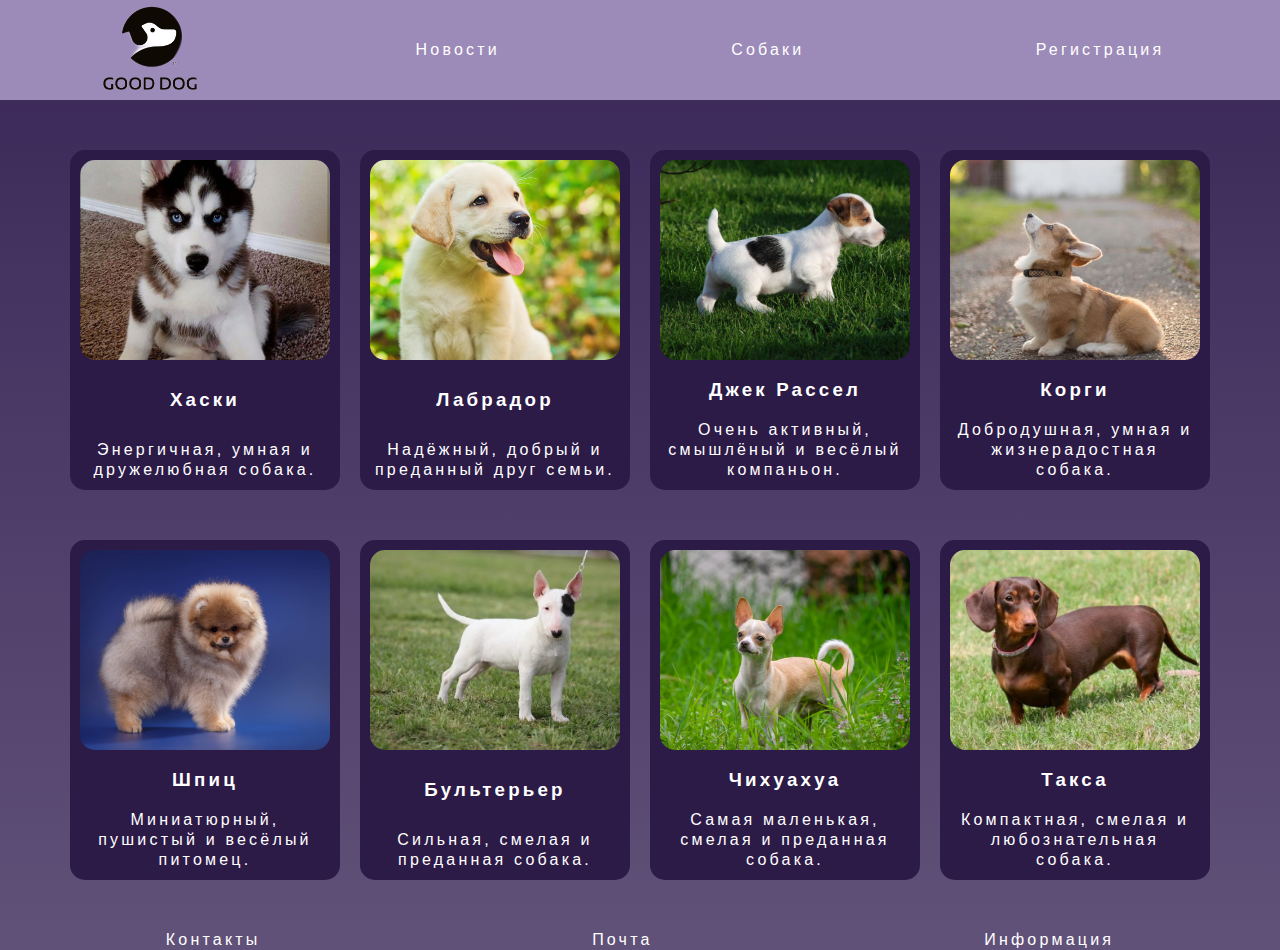
<file: index.html>
<!DOCTYPE html>
<html lang="en">
<head>
    <link rel="stylesheet" href="style.css">
    <meta charset="UTF-8">
    <meta name="viewport" content="width=device-width, initial-scale=1.0">
    <title>Dogs</title>
</head>
<body>
     <header class="header">
         <img class="logo"src="images/dog.png">
        <nav>
            <ul>
    <li class="menu__item">
        <a href="news.html">Новости</a>
    </li>
    <li class="menu__item">
        <a href="index.html">Собаки</a>
    </li>
    <li class="menu__item">
        <a href="registr.html">Регистрация</a>
    </li>
</ul>
    </nav> 
    </header>

<div class="cards">
  <div class="card">
    <img src="images/husky.jpg" alt="Хаски">
    <h3>Хаски</h3>
    <p>Энергичная, умная и дружелюбная собака.</p>
  </div>

  <div class="card">
    <img src="images/labrador.jpg" alt="Лабрадор">
    <h3>Лабрадор</h3>
    <p>Надёжный, добрый и преданный друг семьи.</p>
  </div>

  <div class="card">
    <img src="images/jack.jpg" alt="Джек рассел">
    <h3>Джек Рассел</h3>
    <p>Очень активный, смышлёный и весёлый компаньон.</p>
  </div>

  <div class="card">
    <img src="images/korgy.jpg" alt="Корги">
    <h3>Корги</h3>
    <p>Добродушная, умная и жизнерадостная собака.</p>
  </div>
</div>


<div class="cards">
  <div class="card">
    <img src="images/spic.jpeg" alt="Шпиц">
    <h3>Шпиц</h3>
    <p>Миниатюрный, пушистый и весёлый питомец.</p>
  </div>

  <div class="card">
    <img src="images/bult.jpeg" alt="Бультерьер">
    <h3>Бультерьер</h3>
    <p>Сильная, смелая и преданная собака.</p>
  </div>

  <div class="card">
    <img src="images/chih.jpeg" alt="Чихуахуа">
    <h3>Чихуахуа</h3>
    <p>Самая маленькая, смелая и преданная собака.</p>
  </div>

  <div class="card">
    <img src="images/taxa.jpeg" alt="Такса">
    <h3>Такса</h3>
    <p>Компактная, смелая и любознательная собака.</p>
  </div>
</div>
</section>
        </main>
 <footer class="footer">
       <ul class="menu">
                <li class="menu__item">Контакты</li>
                <li class="menu__item">Почта</li>
                <li class="menu__item">Информация</li>
    
        </ul>  
    </footer>
     <script src="scrtip.js"></script>
</body>
</html>
</file>
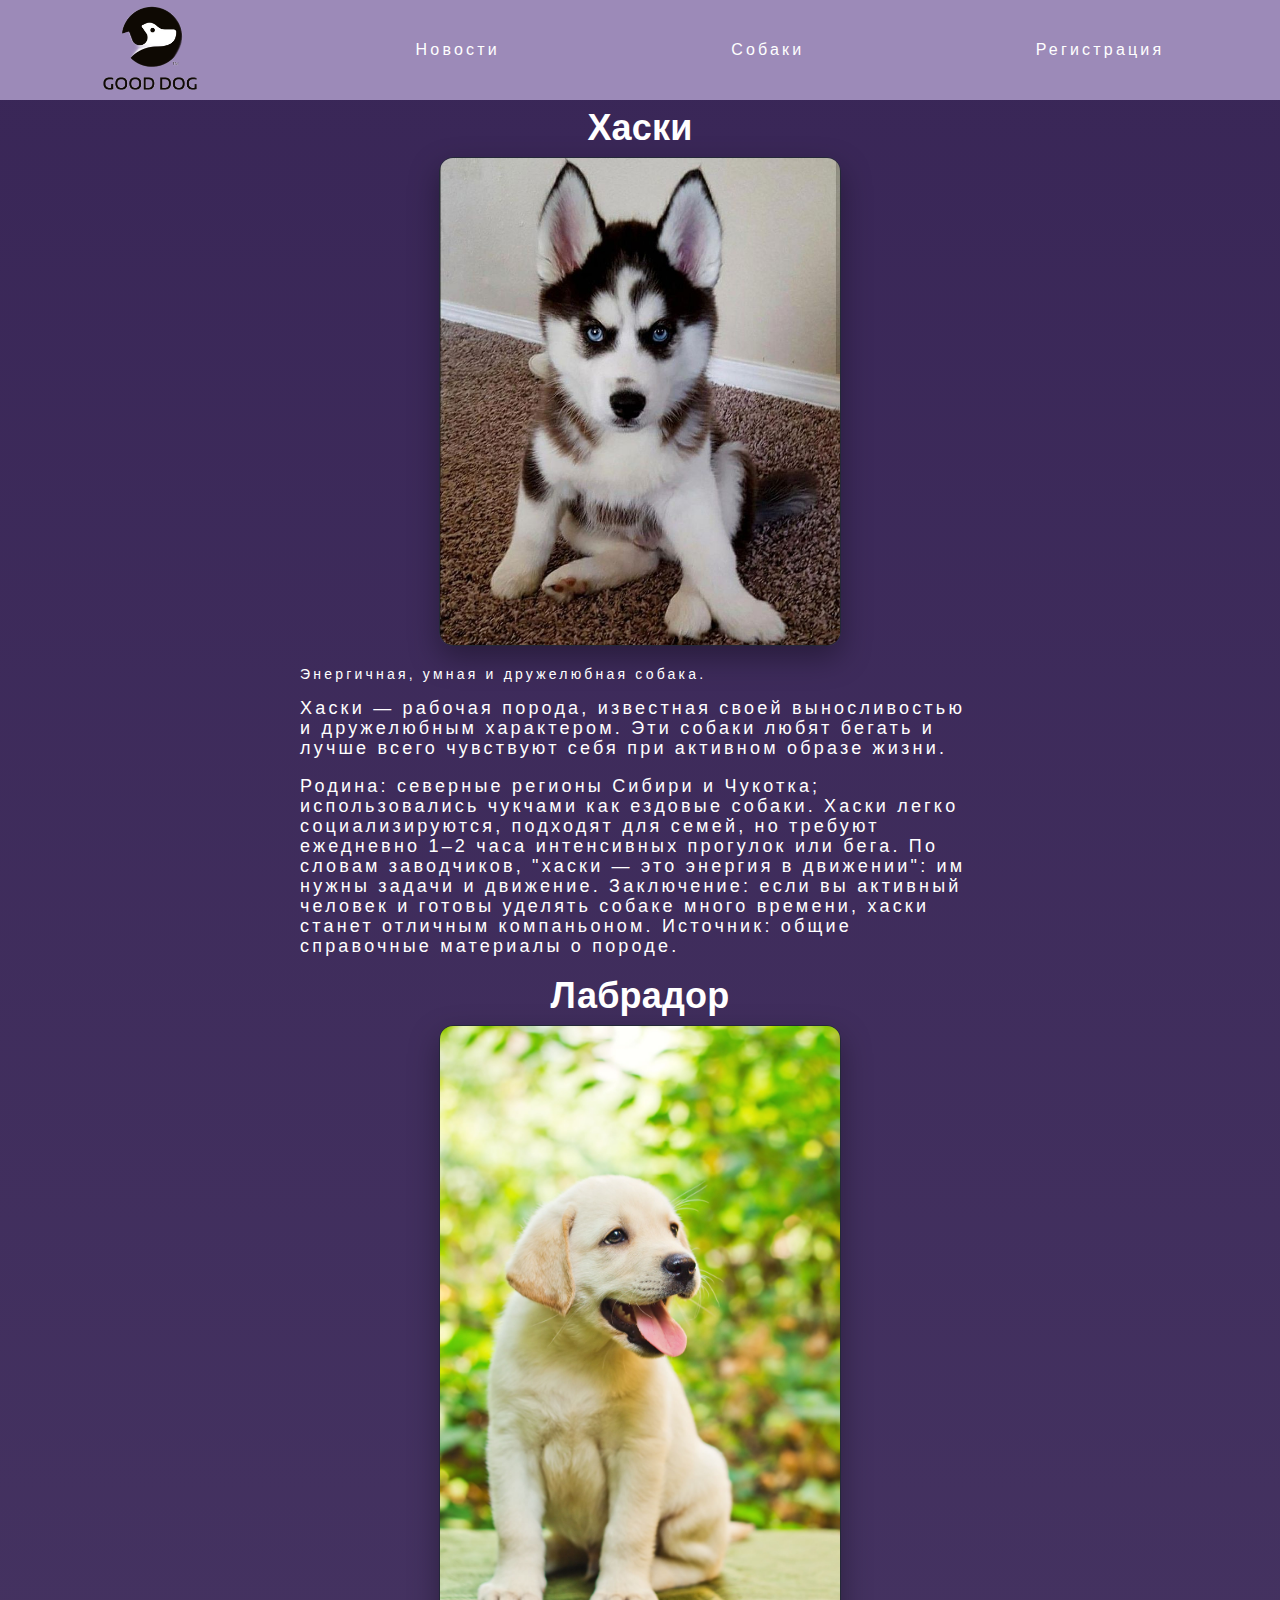
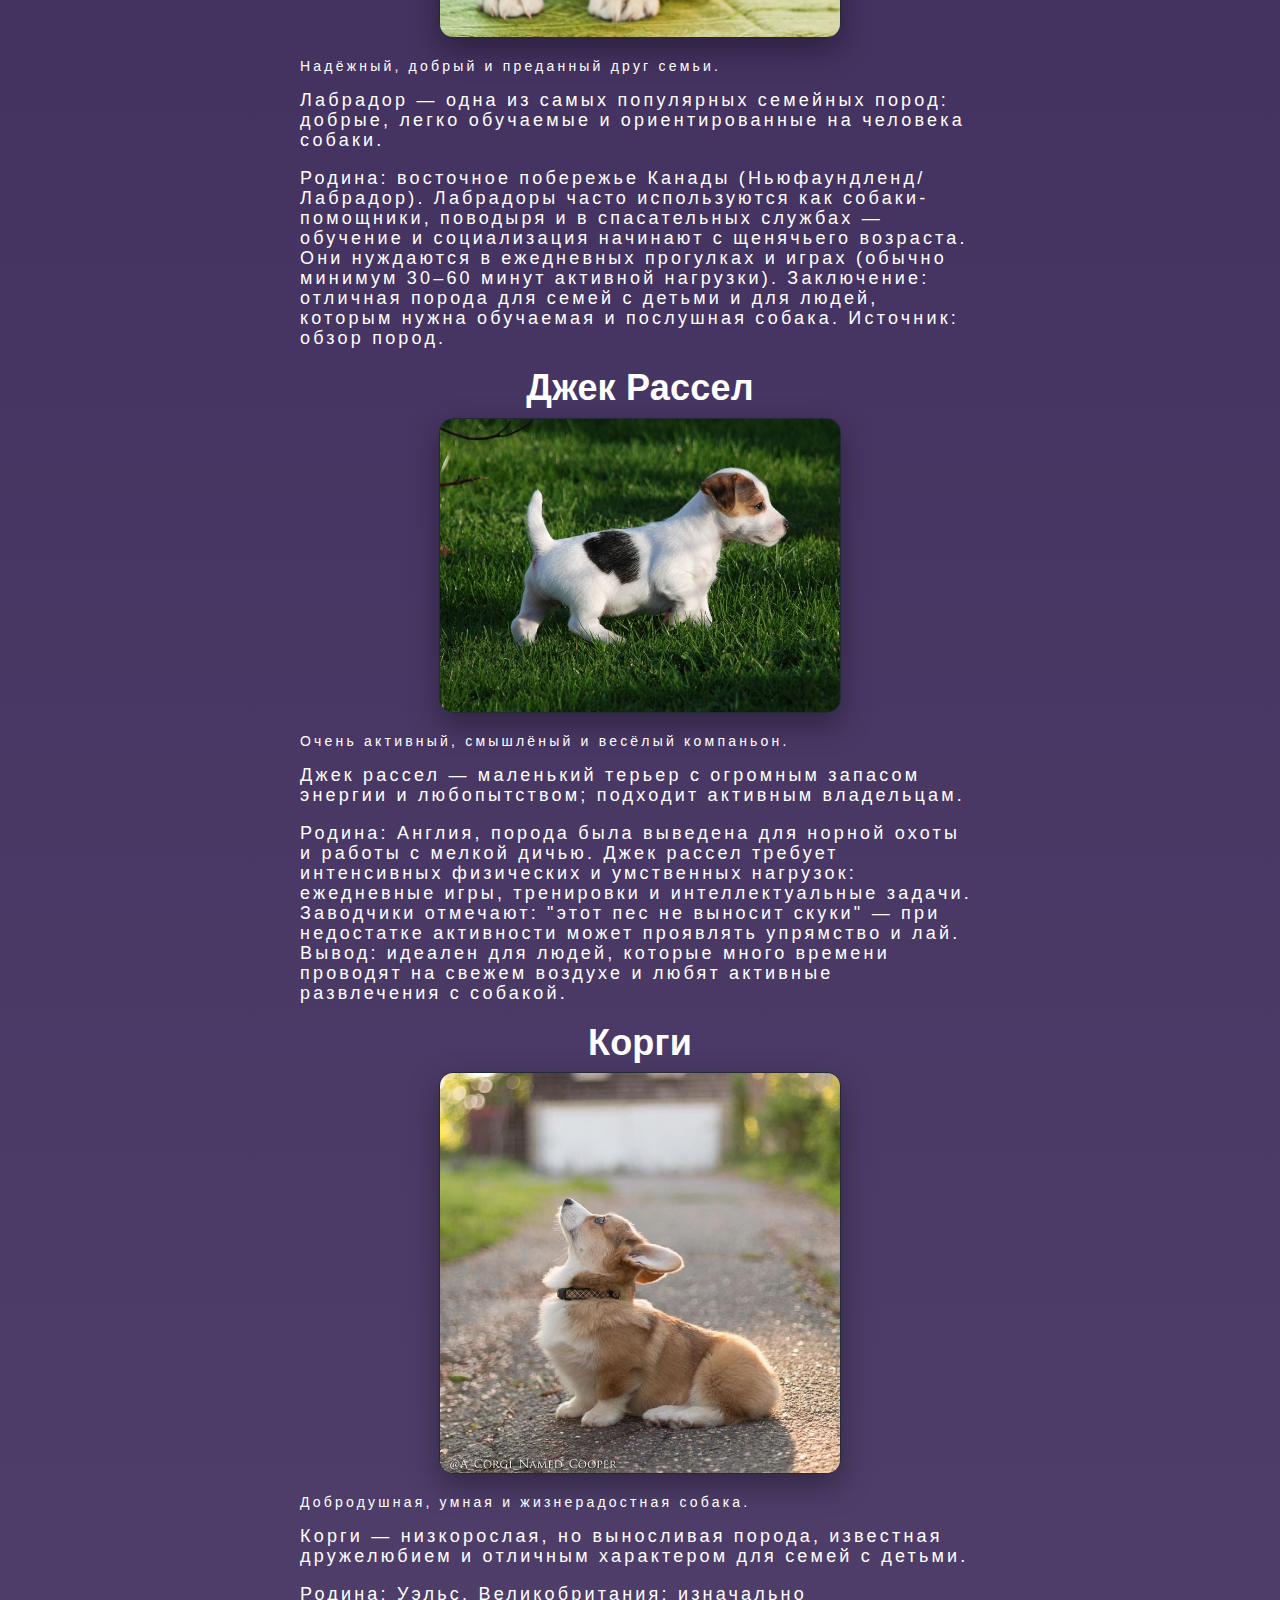
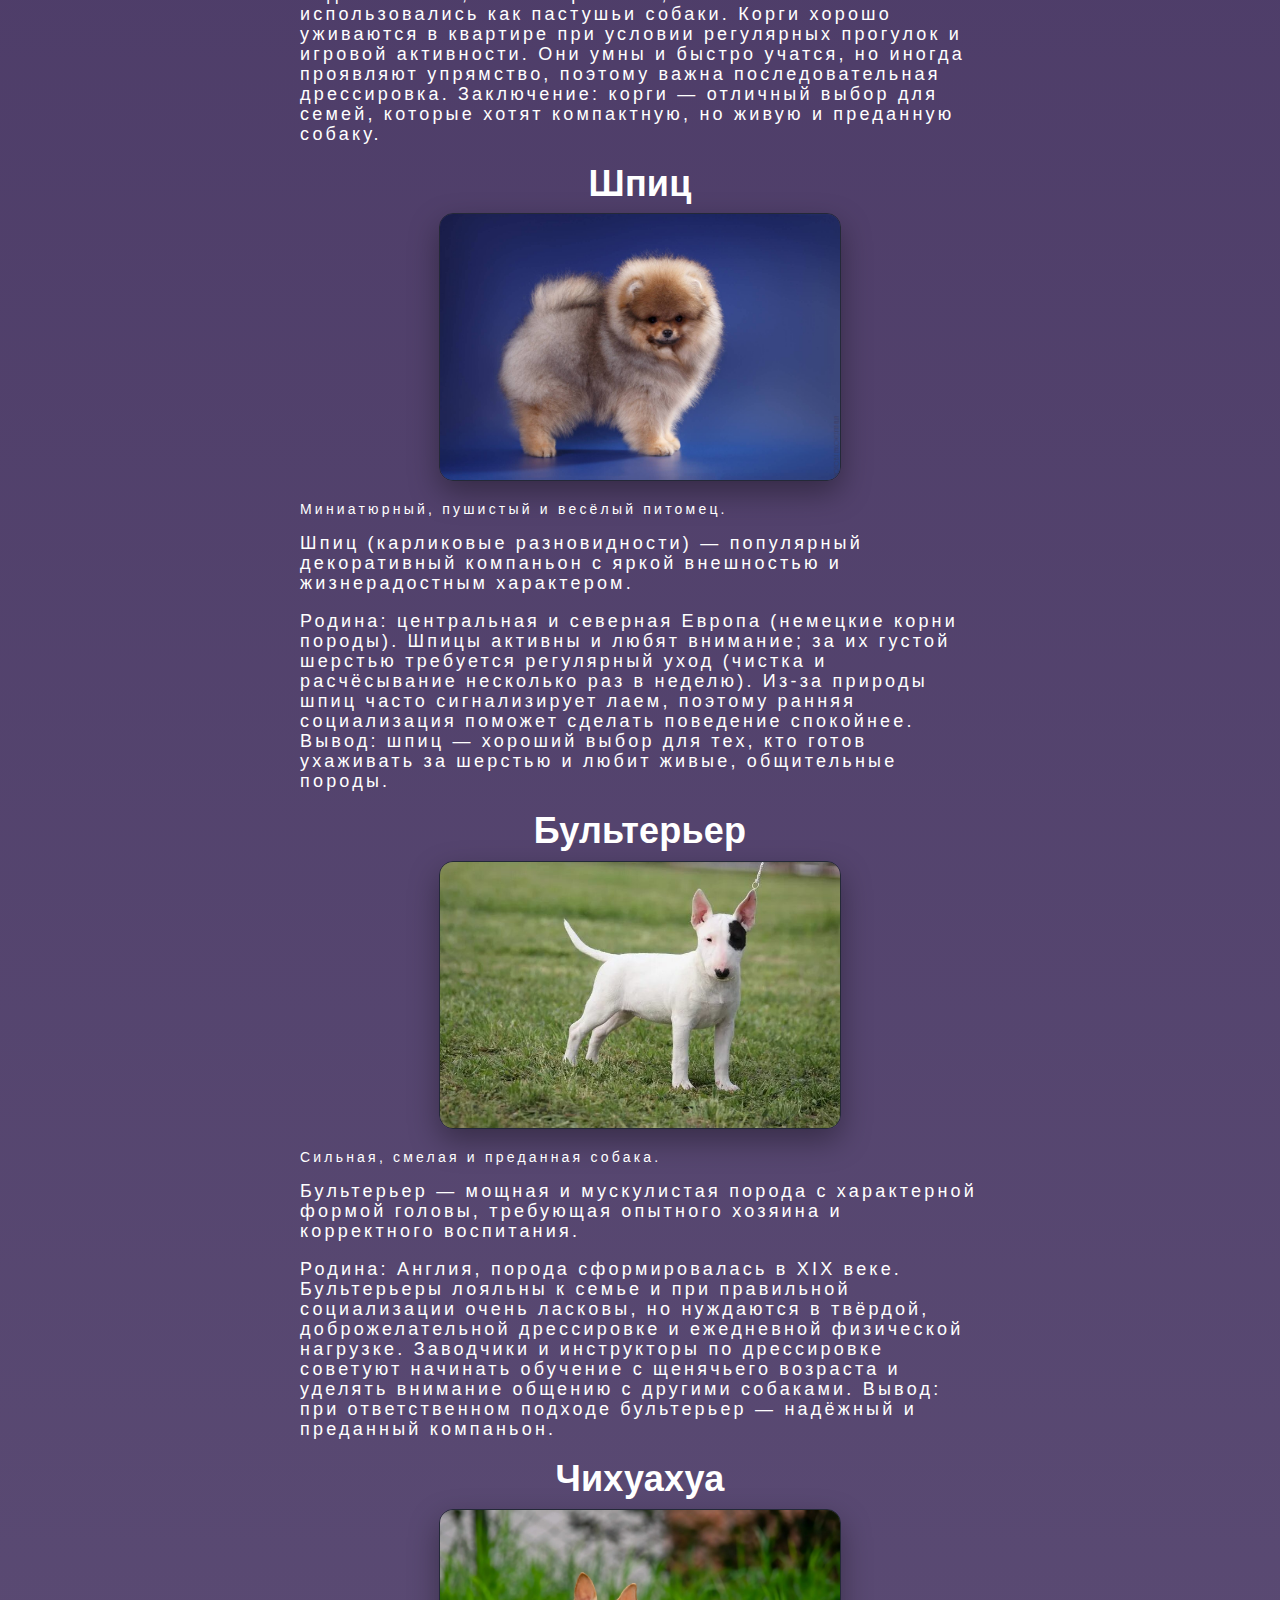
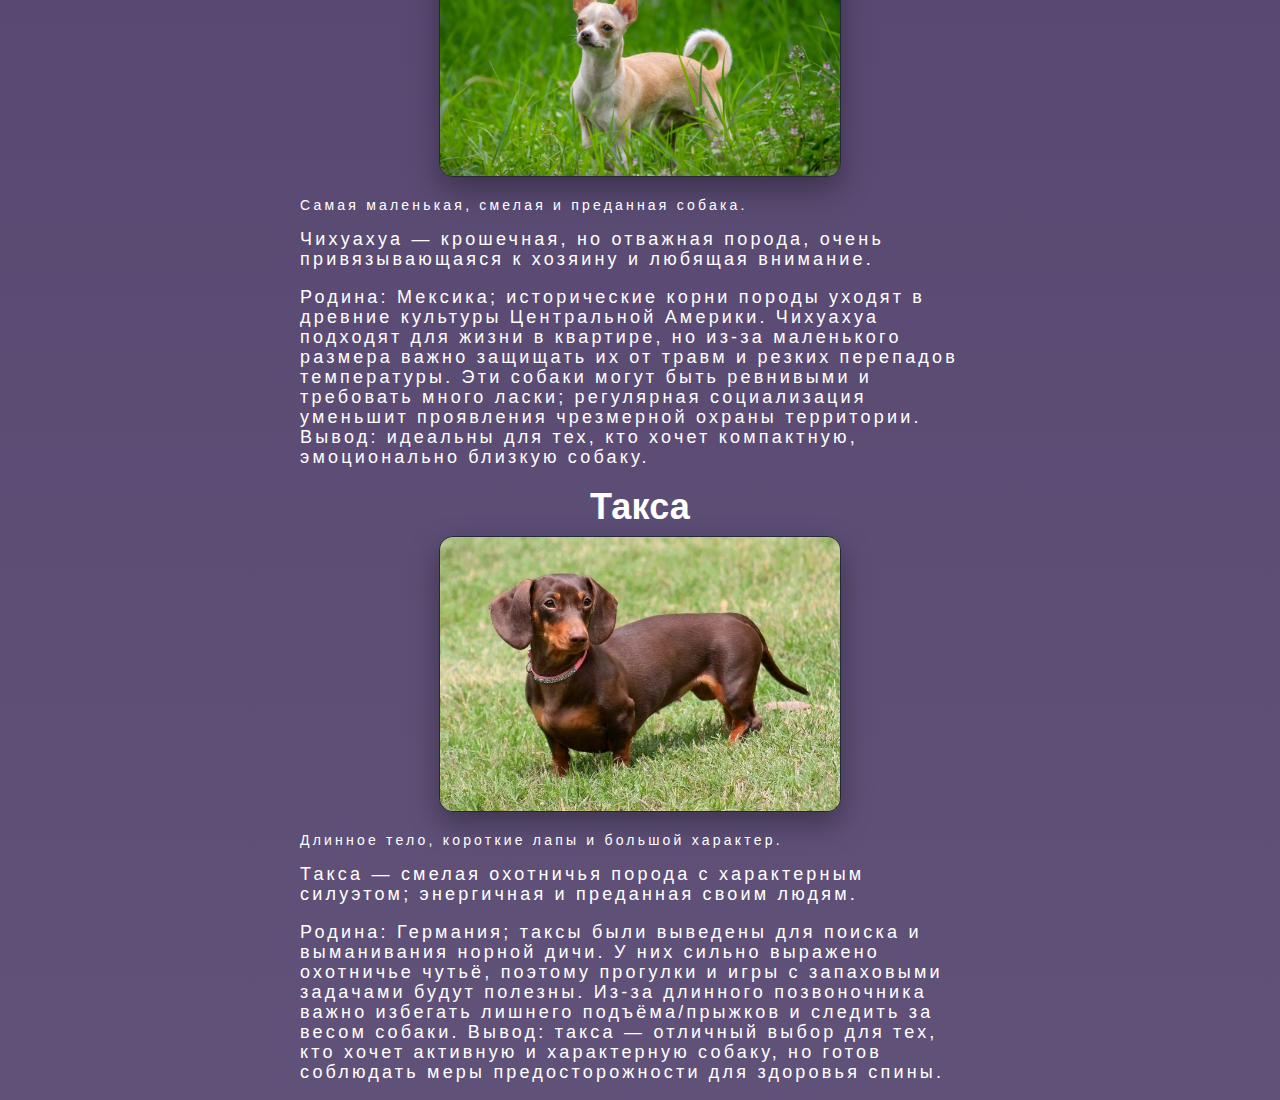
<file: news.html>
<!DOCTYPE html>
<html lang="en">
<head>
    <link rel="stylesheet" href="style.css">
    <meta charset="UTF-8">
    <meta name="viewport" content="width=device-width, initial-scale=1.0">
    <title>News</title>
</head>
<body>
         <header class="header">
         <img class="logo"src="images/dog.png">
        <nav>
            <ul>
    <li class="menu__item">
        <a href="news.html">Новости</a>
    </li>
    <li class="menu__item">
        <a href="index.html">Собаки</a>
    </li>
    <li class="menu__item">
        <a href="registr.html">Регистрация</a>
    </li>
</ul>
    </nav> 
    </header>

  <article>
<!-- Блок статей с готовым содержимым -->
<section class="news-articles">

  <article>
    <h1 class="title">Хаски</h1>
    <img class="cover" src="images/husky.jpg" alt="Фото хаски"/>
    <p class="meta">Энергичная, умная и дружелюбная собака.</p>
    <div class="content">
      <p>
        Хаски — рабочая порода, известная своей выносливостью и дружелюбным характером. Эти собаки любят бегать и лучше всего чувствуют себя при активном образе жизни.
      </p>
      <p>
        Родина: северные регионы Сибири и Чукотка; использовались чукчами как ездовые собаки. Хаски легко социализируются, подходят для семей, но требуют ежедневно 1–2 часа интенсивных прогулок или бега. По словам заводчиков, "хаски — это энергия в движении": им нужны задачи и движение. Заключение: если вы активный человек и готовы уделять собаке много времени, хаски станет отличным компаньоном. Источник: общие справочные материалы о породе.
      </p>
    </div>
  </article>

  <article>
    <h1 class="title">Лабрадор</h1>
    <img class="cover" src="images/labrador.jpg" alt="Фото лабрадора"/>
    <p class="meta">Надёжный, добрый и преданный друг семьи.</p>
    <div class="content">
      <p>
        Лабрадор — одна из самых популярных семейных пород: добрые, легко обучаемые и ориентированные на человека собаки.
      </p>
      <p>
        Родина: восточное побережье Канады (Ньюфаундленд/Лабрадор). Лабрадоры часто используются как собаки-помощники, поводыря и в спасательных службах — обучение и социализация начинают с щенячьего возраста. Они нуждаются в ежедневных прогулках и играх (обычно минимум 30–60 минут активной нагрузки). Заключение: отличная порода для семей с детьми и для людей, которым нужна обучаемая и послушная собака. Источник: обзор пород.
      </p>
    </div>
  </article>

  <article>
    <h1 class="title">Джек Рассел</h1>
    <img class="cover" src="images/jack.jpg" alt="Фото джек рассела"/>
    <p class="meta">Очень активный, смышлёный и весёлый компаньон.</p>
    <div class="content">
      <p>
        Джек рассел — маленький терьер с огромным запасом энергии и любопытством; подходит активным владельцам.
      </p>
      <p>
        Родина: Англия, порода была выведена для норной охоты и работы с мелкой дичью. Джек рассел требует интенсивных физических и умственных нагрузок: ежедневные игры, тренировки и интеллектуальные задачи. Заводчики отмечают: "этот пес не выносит скуки" — при недостатке активности может проявлять упрямство и лай. Вывод: идеален для людей, которые много времени проводят на свежем воздухе и любят активные развлечения с собакой.
      </p>
    </div>
  </article>

  <article>
    <h1 class="title">Корги</h1>
    <img class="cover" src="images/korgy.jpg" alt="Фото корги"/>
    <p class="meta">Добродушная, умная и жизнерадостная собака.</p>
    <div class="content">
      <p>
        Корги — низкорослая, но выносливая порода, известная дружелюбием и отличным характером для семей с детьми.
      </p>
      <p>
        Родина: Уэльс, Великобритания; изначально использовались как пастушьи собаки. Корги хорошо уживаются в квартире при условии регулярных прогулок и игровой активности. Они умны и быстро учатся, но иногда проявляют упрямство, поэтому важна последовательная дрессировка. Заключение: корги — отличный выбор для семей, которые хотят компактную, но живую и преданную собаку.
      </p>
    </div>
  </article>

  <article>
    <h1 class="title">Шпиц</h1>
    <img class="cover" src="images/spic.jpeg" alt="Фото шпица"/>
    <p class="meta">Миниатюрный, пушистый и весёлый питомец.</p>
    <div class="content">
      <p>
        Шпиц (карликовые разновидности) — популярный декоративный компаньон с яркой внешностью и жизнерадостным характером.
      </p>
      <p>
        Родина: центральная и северная Европа (немецкие корни породы). Шпицы активны и любят внимание; за их густой шерстью требуется регулярный уход (чистка и расчёсывание несколько раз в неделю). Из-за природы шпиц часто сигнализирует лаем, поэтому ранняя социализация поможет сделать поведение спокойнее. Вывод: шпиц — хороший выбор для тех, кто готов ухаживать за шерстью и любит живые, общительные породы.
      </p>
    </div>
  </article>

  <article>
    <h1 class="title">Бультерьер</h1>
    <img class="cover" src="images/bult.jpeg" alt="Фото бультерьера"/>
    <p class="meta">Сильная, смелая и преданная собака.</p>
    <div class="content">
      <p>
        Бультерьер — мощная и мускулистая порода с характерной формой головы, требующая опытного хозяина и корректного воспитания.
      </p>
      <p>
        Родина: Англия, порода сформировалась в XIX веке. Бультерьеры лояльны к семье и при правильной социализации очень ласковы, но нуждаются в твёрдой, доброжелательной дрессировке и ежедневной физической нагрузке. Заводчики и инструкторы по дрессировке советуют начинать обучение с щенячьего возраста и уделять внимание общению с другими собаками. Вывод: при ответственном подходе бультерьер — надёжный и преданный компаньон.
      </p>
    </div>
  </article>

  <article>
    <h1 class="title">Чихуахуа</h1>
    <img class="cover" src="images/chih.jpeg" alt="Фото чихуахуа"/>
    <p class="meta">Самая маленькая, смелая и преданная собака.</p>
    <div class="content">
      <p>
        Чихуахуа — крошечная, но отважная порода, очень привязывающаяся к хозяину и любящая внимание.
      </p>
      <p>
        Родина: Мексика; исторические корни породы уходят в древние культуры Центральной Америки. Чихуахуа подходят для жизни в квартире, но из-за маленького размера важно защищать их от травм и резких перепадов температуры. Эти собаки могут быть ревнивыми и требовать много ласки; регулярная социализация уменьшит проявления чрезмерной охраны территории. Вывод: идеальны для тех, кто хочет компактную, эмоционально близкую собаку.
      </p>
    </div>
  </article>

  <article>
    <h1 class="title">Такса</h1>
    <img class="cover" src="images/taxa.jpeg" alt="Фото таксы"/>
    <p class="meta">Длинное тело, короткие лапы и большой характер.</p>
    <div class="content">
      <p>
        Такса — смелая охотничья порода с характерным силуэтом; энергичная и преданная своим людям.
      </p>
      <p>
        Родина: Германия; таксы были выведены для поиска и выманивания норной дичи. У них сильно выражено охотничье чутьё, поэтому прогулки и игры с запаховыми задачами будут полезны. Из-за длинного позвоночника важно избегать лишнего подъёма/прыжков и следить за весом собаки. Вывод: такса — отличный выбор для тех, кто хочет активную и характерную собаку, но готов соблюдать меры предосторожности для здоровья спины.
      </p>
    </div>
  </article>
</body>
</html>

</body>
</html>
</file>
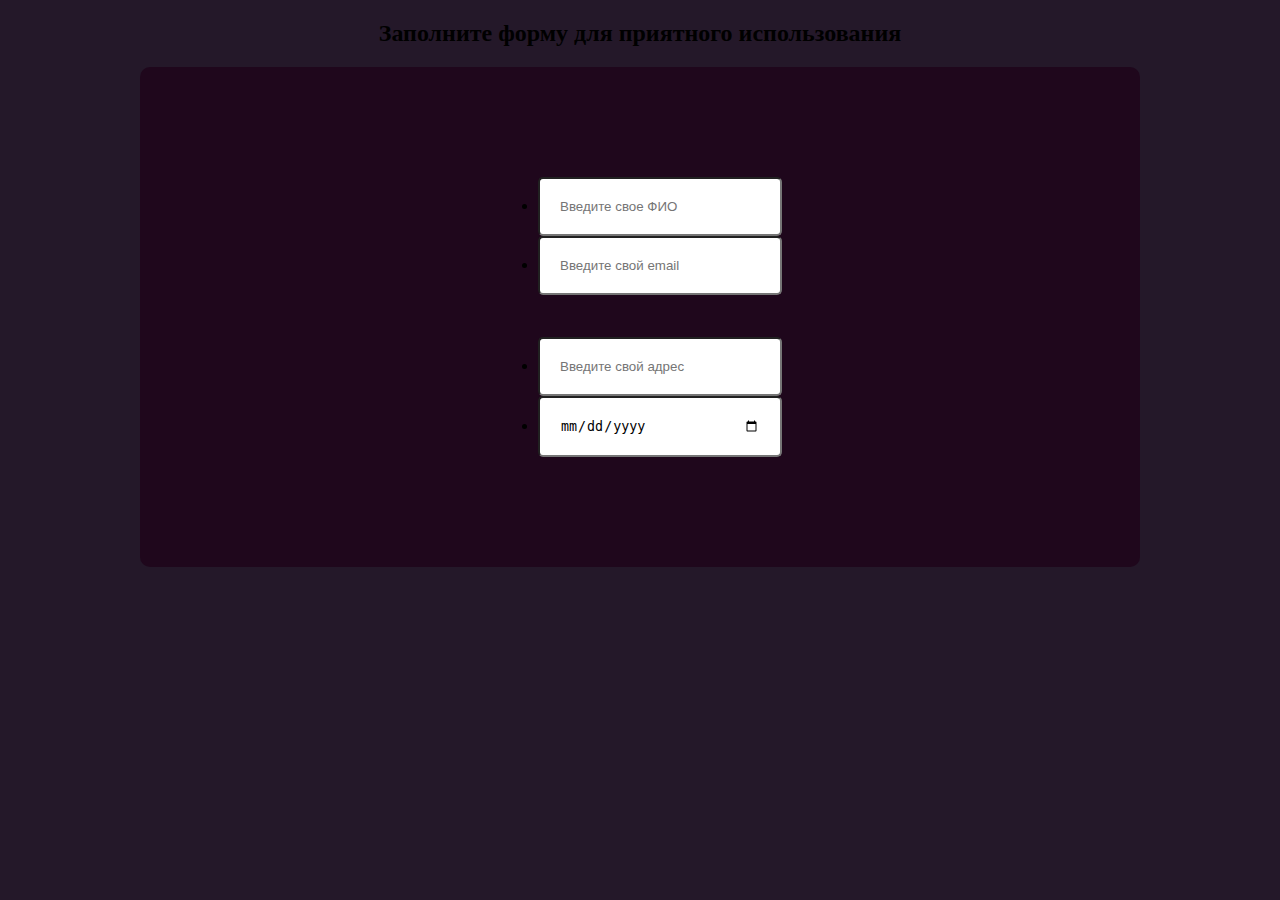
<file: registr.html>
<!DOCTYPE html>
<html lang="en">
<head>
    <meta charset="UTF-8">
        <link rel="stylesheet" href="registr.css">
    <meta name="viewport" content="width=device-width, initial-scale=1.0">
    <title>Registration</title>
</head>
<body>
    <h2 class="wrapper__title">Заполните форму для приятного использования</h2>
    <form class="form" action>
        <div class="user">
            <ul class="user-info">
                <li class="user-info__item">
                    <!--Вставь сюда label для ФИО-->
                    <label for="name" type="name" id="name" placeholder="Введите свое ФИО">
                    </label>
                    <input type="text" for="name" type="name" id="name" placeholder="Введите свое ФИО">
                </li>
                <li class="user-info__item">
                    <!--Вставь сюда label для почты-->
                    <input type="email" id="email" for="email" placeholder="Введите свой email">
                </li>
            </ul>
            <!--Поля для адреса и даты-->
            <ul class="address-date">
                <li class="user-info__item">
                    <!--Вставь сюда label для адреса-->
                    <input type="text" name="" id="adress" for="adress" placeholder="Введите свой адрес">
                </li>
                <li class="user-info__item">
                    <!--Вставь сюда label для даты заказа-->
                    <input type="date" name="date" id="date" for="date">
                </li>
            </ul>
        </div>
</file>
<file: style.css>
*{
    margin:0;
    padding:0;
}
header {
    background-color: #9c8ab8;
    display: flex;
    justify-content: space-around;
    align-items: center;
    width:100%;
    height: 100px;
}
li{
    list-style: none;
}
a{
    text-decoration: none;
    color: white;
        font-size:900 ;
    
}
ul{
    display: flex;
    justify-content: space-around;
    width: 100%;
}
.logo {
    width: 300px;
}
nav{
    width: 80%;
}
main{
    background-image:url("OR-Q5-TKvLs.jpg") ;
    background-size: cover;
    font-weight:900 ;
    width: 50%;
}   
h1{
    display: flex;
    justify-content: center;    
    font-size:30px;
}
body {
  margin: 0;
  font-family: "Mulish", sans-serif;
  font-weight: 400;
  font-size: 16px;
  line-height: 20px;
  letter-spacing: 0.2em;
  background:linear-gradient(180deg, #392657 0%,rgba(57, 38, 87, 0.8) 100%);
  color: #ffffff;
}
h2 {
   width: 50%;
   justify-content: space-between;

}
img {
    width: 50%;
    height: auto;
    border-radius: 15px;    
    grid-template-columns: 200px 200px 200px;   
    justify-content: space-between;
}
.form {
  background: white;
  padding: 20px;
  border-radius: 10px;
  width: 300px;
  display: flex;
  flex-direction: column;
  gap: 10px;
}

.form input{
  padding: 10px;
  border:#8a2885;
  border-radius: 5px;
}

.form button {
  background: #4facfe;
  color: white;
  border: none;
  cursor: pointer;
}
.burger{
    display: none;
    width: 30px;
    height: 22px;
    flex-direction: column;
    justify-content: space-around;
    cursor: pointer;
}
.cards {
  display: flex;
  gap: 20px;
  flex-wrap: wrap;
  justify-content: center;
}

.card {
  background: #2c1a47;
  border-radius: 15px;
  padding: 10px;
  margin-top: 50PX;
  text-align: center;
  width: 250px;
  height: 320px;
  display: flex;
  flex-direction: column;
  justify-content: space-between;
}

.card img {
  width: 100%;
  height: 200px;
  object-fit: cover;
  border-radius: 15px;
}


.burger span{
    height: 3px;
    background-color: brown;

}
.burger.active span:nth-child(1){
    transform: rotate(45deg) translateY(8px);
}
.burger.active span:nth-child(2){
    display: none;
}
.burger.active span:nth-child(3){
    transform: rotate(-45deg) translateY(-8px);
}

footer {
    display: flex;

    width: 100%;
    margin-top: 50px;
}

    .cover {
      display: block;
      width: 100%;
      max-width: 400px;
      margin: 0 auto 18px auto;
      border-radius: 14px;
      border: 1px solid #242938;
      box-shadow: 0 12px 30px rgba(0,0,0,.35);
    }

    .title {
      margin: 6px auto 8px;
      max-width: 680px;
      font-size: clamp(24px, 3.2vw, 36px);
      line-height: 1.2;
      font-weight: 750;
      letter-spacing: 0.2px;
    }

    .meta {
      margin: 0 auto 14px;
      max-width: 680px;
      font-size: 14px;
      color: var(--muted);
    }

    .content {
      margin: 0 auto;
      max-width: 680px;
      font-size: clamp(16px, 2.2vw, 18px);
    }

    .content p { margin: 0 0 1em; }
    
@media (max-width:548px) {
    ul {
        display :none;
    }

    ul.show {
        display: flex;
        flex-direction: column;
        justify-content: space-around;
    }
    .burger{
        display:flex;
        position: absolute;
        top:20px;
        right:10px;

    }
}
</file>
<file: registr.css>
body {
  margin: 0;
  flex-direction: column;
  display: flex;
  justify-content: center;
  align-items: center;
  background: #241829;
    flex-wrap: wrap;
}

.form {
  background: rgb(31, 7, 28);
  border-radius: 10px;
  width: 1000px;
  height: 500px;
  display: flex;
  flex-direction: column;
  gap: 10px;
  justify-content: center;
  align-items: center;
}

.form input {
  padding: 20px;
  border-radius: 5px;
  width: 200px;
}

.form button {
  background: #1a0d19;
  color: rgb(10, 6, 10);
  border: none;
}
.user {
  display:flex;
  flex-direction: column;
  gap: 10px;
  justify-content: center;
  align-items: space-around;



}
</file>
